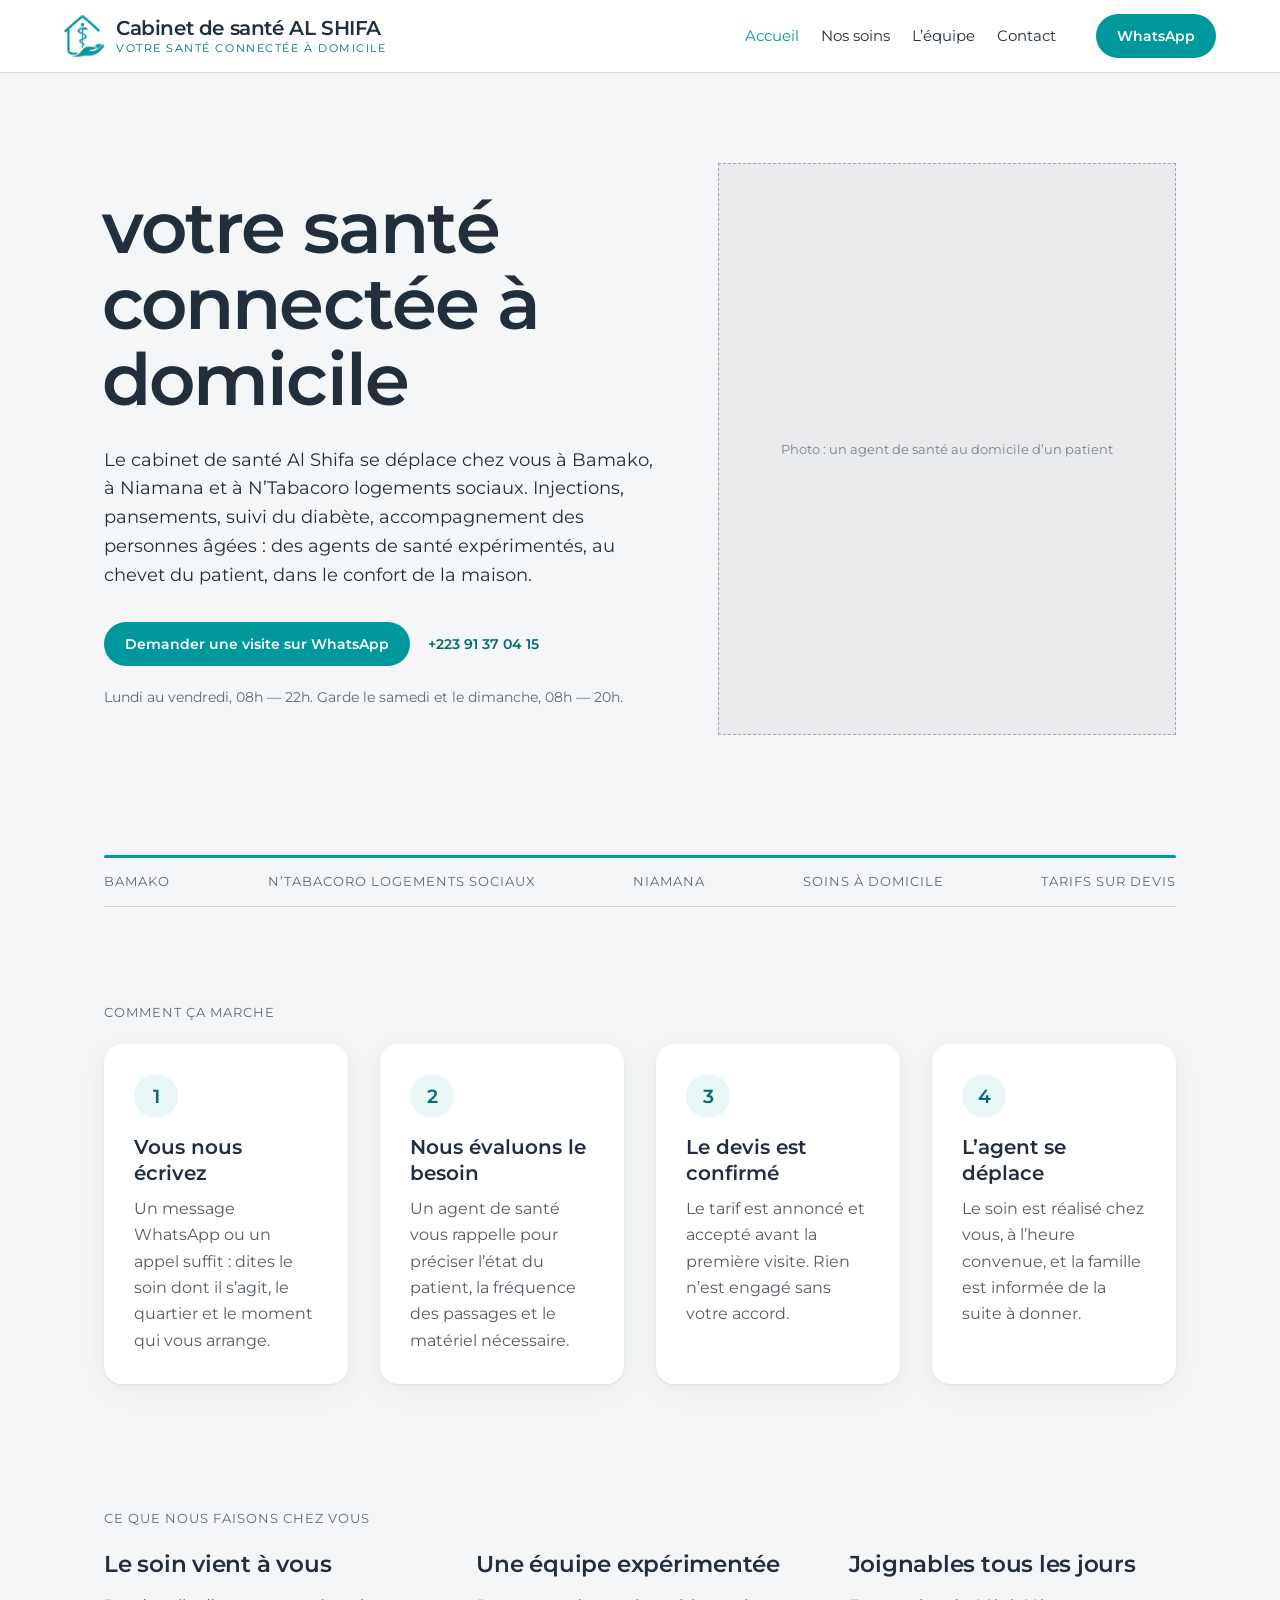
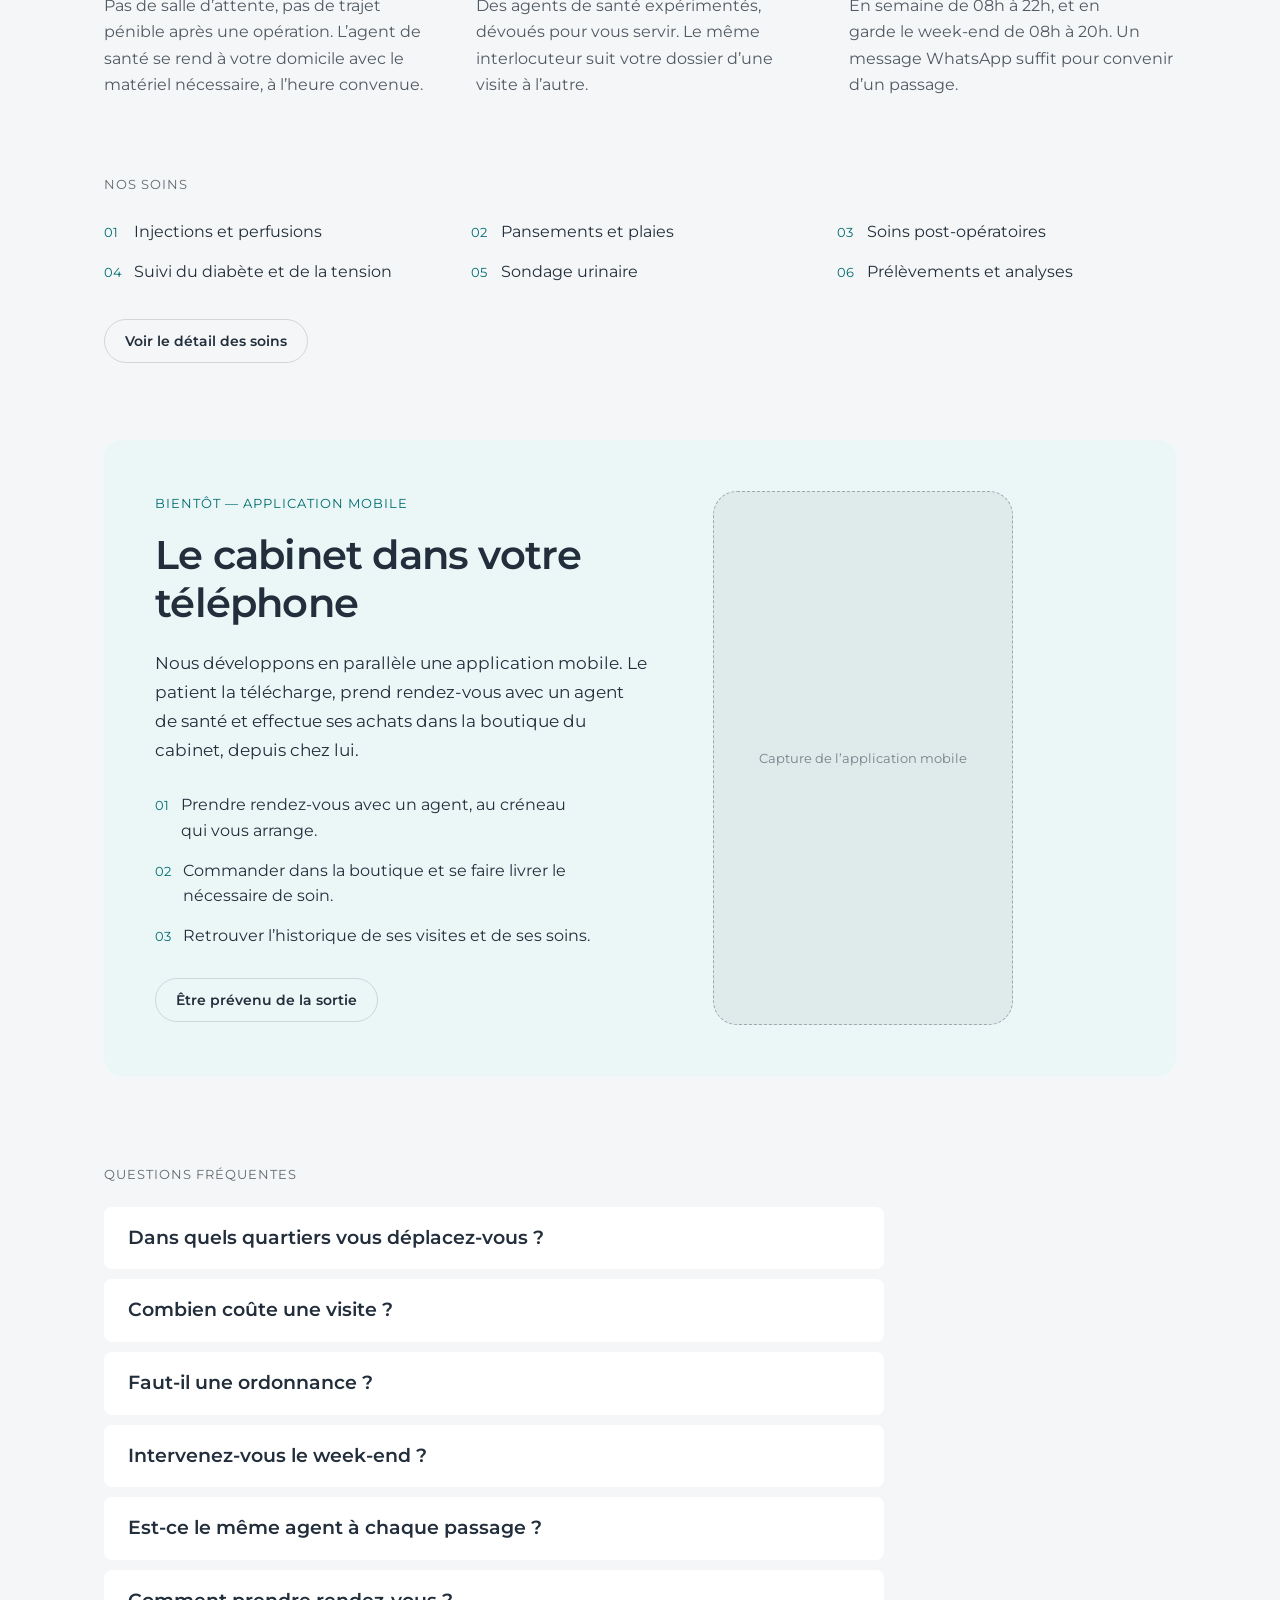
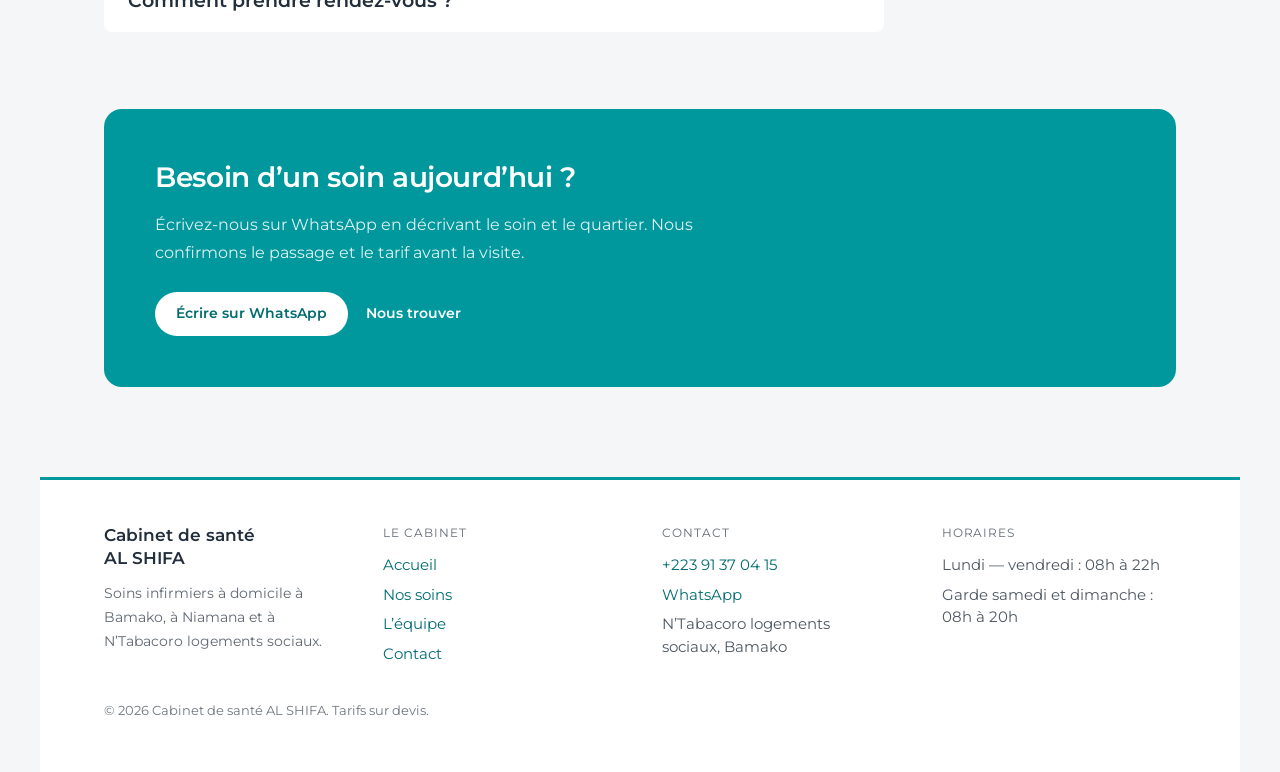
<file: index.html>
<!DOCTYPE html>
<html lang="fr">
<head>
<meta charset="utf-8">
<meta name="viewport" content="width=device-width, initial-scale=1">
<title>Cabinet de santé AL SHIFA — Soins infirmiers à domicile à Bamako</title>
<meta name="description" content="Le cabinet de santé Al Shifa se déplace chez vous à Bamako, à Niamana et à N'Tabacoro logements sociaux : injections, pansements, suivi du diabète, accompagnement des personnes âgées.">
<link rel="icon" href="favicon.png" type="image/png">
<link rel="apple-touch-icon" href="apple-touch-icon.png">
<link rel="stylesheet" href="styles.css">

<link rel="canonical" href="https://aminatacoul80-arch.github.io/cabinet-al-shifa/">
<meta name="theme-color" content="#01989d">

<meta property="og:type" content="website">
<meta property="og:site_name" content="Cabinet de santé AL SHIFA">
<meta property="og:locale" content="fr_FR">
<meta property="og:url" content="https://aminatacoul80-arch.github.io/cabinet-al-shifa/">
<meta property="og:title" content="Cabinet de santé AL SHIFA — Soins infirmiers à domicile à Bamako">
<meta property="og:description" content="Le cabinet de santé Al Shifa se déplace chez vous à Bamako, à Niamana et à N'Tabacoro logements sociaux : injections, pansements, suivi du diabète, accompagnement des personnes âgées.">
<meta property="og:image" content="https://aminatacoul80-arch.github.io/cabinet-al-shifa/og-image.png">
<meta property="og:image:width" content="1200">
<meta property="og:image:height" content="630">
<meta property="og:image:alt" content="Logo du cabinet de santé AL SHIFA, soins infirmiers à domicile à Bamako">

<meta name="twitter:card" content="summary_large_image">
<meta name="twitter:title" content="Cabinet de santé AL SHIFA — Soins infirmiers à domicile à Bamako">
<meta name="twitter:description" content="Le cabinet de santé Al Shifa se déplace chez vous à Bamako, à Niamana et à N'Tabacoro logements sociaux : injections, pansements, suivi du diabète, accompagnement des personnes âgées.">
<meta name="twitter:image" content="https://aminatacoul80-arch.github.io/cabinet-al-shifa/og-image.png">

<script type="application/ld+json">
{
  "@context": "https://schema.org",
  "@type": "MedicalBusiness",
  "name": "Cabinet de santé AL SHIFA",
  "description": "Soins infirmiers à domicile à Bamako : injections, pansements, suivi du diabète, garde-malade, accompagnement des personnes âgées.",
  "url": "https://aminatacoul80-arch.github.io/cabinet-al-shifa/",
  "logo": "https://aminatacoul80-arch.github.io/cabinet-al-shifa/logo.png",
  "image": "https://aminatacoul80-arch.github.io/cabinet-al-shifa/og-image.png",
  "telephone": "+223 91 37 04 15",
  "priceRange": "Sur devis",
  "inLanguage": "fr",
  "address": {
    "@type": "PostalAddress",
    "streetAddress": "N’Tabacoro logements sociaux",
    "addressLocality": "Bamako",
    "addressCountry": "ML"
  },
  "areaServed": [
    { "@type": "City",  "name": "Bamako" },
    { "@type": "Place", "name": "Niamana" },
    { "@type": "Place", "name": "N’Tabacoro logements sociaux" }
  ],
  "openingHoursSpecification": [
    {
      "@type": "OpeningHoursSpecification",
      "dayOfWeek": ["Monday", "Tuesday", "Wednesday", "Thursday", "Friday"],
      "opens": "08:00", "closes": "22:00"
    },
    {
      "@type": "OpeningHoursSpecification",
      "dayOfWeek": ["Saturday", "Sunday"],
      "opens": "08:00", "closes": "20:00"
    }
  ]
}
</script>
</head>
<body>

<header class="site-header">
  <div class="brand">
      <img class="brand-logo" src="logo.png" alt="" width="404" height="424">
      <span class="brand-text">
        <span class="brand-name">Cabinet de santé AL SHIFA</span>
        <span class="brand-tagline">VOTRE SANTÉ CONNECTÉE À DOMICILE</span>
      </span>
    </div>
  <nav class="site-nav">
    <a href="index.html" aria-current="page">Accueil</a>
    <a href="nos-soins.html">Nos soins</a>
    <a href="equipe.html">L’équipe</a>
    <a href="contact.html">Contact</a>
  </nav>
  <a class="btn btn-primary btn-whatsapp" href="https://wa.me/22391370415" target="_blank" rel="noopener">WhatsApp</a>
</header>

<main class="container">

  <section class="split hero">
    <div>
      <h1>votre santé connectée à domicile</h1>
      <p class="lede">Le cabinet de santé Al Shifa se déplace chez vous à Bamako, à Niamana et à N’Tabacoro logements sociaux. Injections, pansements, suivi du diabète, accompagnement des personnes âgées : des agents de santé expérimentés, au chevet du patient, dans le confort de la maison.</p>
      <div class="cta-row">
        <a class="btn btn-primary" href="https://wa.me/22391370415" target="_blank" rel="noopener">Demander une visite sur WhatsApp</a>
        <a class="btn btn-ghost" href="tel:+22391370415">+223 91 37 04 15</a>
      </div>
      <p class="hero-note muted-70">Lundi au vendredi, 08h — 22h. Garde le samedi et le dimanche, 08h — 20h.</p>
    </div>
    <figure class="placeholder-figure">
      <div class="placeholder-image shape-rect aspect-4-5">Photo : un agent de santé au domicile d’un patient</div>
    </figure>
  </section>

  <section class="meta-strip">
    <hr class="rule-thick">
    <div class="meta-strip-row">
      <span>Bamako</span>
      <span>N’Tabacoro logements sociaux</span>
      <span>Niamana</span>
      <span>Soins à domicile</span>
      <span>Tarifs sur devis</span>
    </div>
    <hr class="rule-thin">
  </section>

  <section class="steps">
    <span class="eyebrow">Comment ça marche</span>
    <div class="cols cols-4">
      <div class="step">
        <span class="step-num">1</span>
        <h3>Vous nous écrivez</h3>
        <p class="muted-78">Un message WhatsApp ou un appel suffit : dites le soin dont il s’agit, le quartier et le moment qui vous arrange.</p>
      </div>
      <div class="step">
        <span class="step-num">2</span>
        <h3>Nous évaluons le besoin</h3>
        <p class="muted-78">Un agent de santé vous rappelle pour préciser l’état du patient, la fréquence des passages et le matériel nécessaire.</p>
      </div>
      <div class="step">
        <span class="step-num">3</span>
        <h3>Le devis est confirmé</h3>
        <p class="muted-78">Le tarif est annoncé et accepté avant la première visite. Rien n’est engagé sans votre accord.</p>
      </div>
      <div class="step">
        <span class="step-num">4</span>
        <h3>L’agent se déplace</h3>
        <p class="muted-78">Le soin est réalisé chez vous, à l’heure convenue, et la famille est informée de la suite à donner.</p>
      </div>
    </div>
  </section>

  <section class="value-props">
    <span class="eyebrow">Ce que nous faisons chez vous</span>
    <div class="cols cols-3">
      <div>
        <h2>Le soin vient à vous</h2>
        <p class="muted-78">Pas de salle d’attente, pas de trajet pénible après une opération. L’agent de santé se rend à votre domicile avec le matériel nécessaire, à l’heure convenue.</p>
      </div>
      <div>
        <h2>Une équipe expérimentée</h2>
        <p class="muted-78">Des agents de santé expérimentés, dévoués pour vous servir. Le même interlocuteur suit votre dossier d’une visite à l’autre.</p>
      </div>
      <div>
        <h2>Joignables tous les jours</h2>
        <p class="muted-78">En semaine de 08h à 22h, et en garde le week-end de 08h à 20h. Un message WhatsApp suffit pour convenir d’un passage.</p>
      </div>
    </div>
  </section>

  <section class="soins-preview">
    <span class="eyebrow">Nos soins</span>
    <div class="cols cols-3">
      <p class="soins-item"><span class="soins-num">01</span><span>Injections et perfusions</span></p>
      <p class="soins-item"><span class="soins-num">02</span><span>Pansements et plaies</span></p>
      <p class="soins-item"><span class="soins-num">03</span><span>Soins post-opératoires</span></p>
      <p class="soins-item"><span class="soins-num">04</span><span>Suivi du diabète et de la tension</span></p>
      <p class="soins-item"><span class="soins-num">05</span><span>Sondage urinaire</span></p>
      <p class="soins-item"><span class="soins-num">06</span><span>Prélèvements et analyses</span></p>
    </div>
    <div class="soins-preview-cta"><a class="btn btn-secondary" href="nos-soins.html">Voir le détail des soins</a></div>
  </section>

  <section class="split app-teaser">
    <div>
      <span class="eyebrow">Bientôt — application mobile</span>
      <h2>Le cabinet dans votre téléphone</h2>
      <p class="lede">Nous développons en parallèle une application mobile. Le patient la télécharge, prend rendez-vous avec un agent de santé et effectue ses achats dans la boutique du cabinet, depuis chez lui.</p>
      <div class="app-steps">
        <p><span class="app-step-num">01</span><span>Prendre rendez-vous avec un agent, au créneau qui vous arrange.</span></p>
        <p><span class="app-step-num">02</span><span>Commander dans la boutique et se faire livrer le nécessaire de soin.</span></p>
        <p><span class="app-step-num">03</span><span>Retrouver l’historique de ses visites et de ses soins.</span></p>
      </div>
      <div class="cta-row">
        <a class="btn btn-secondary" href="https://wa.me/22391370415" target="_blank" rel="noopener">Être prévenu de la sortie</a>
      </div>
    </div>
    <figure class="placeholder-figure">
      <div class="placeholder-image shape-rounded aspect-9-16">Capture de l’application mobile</div>
    </figure>
  </section>

  <section class="faq">
    <span class="eyebrow">Questions fréquentes</span>
    <div class="faq-list">
      <details class="faq-item">
        <summary>Dans quels quartiers vous déplacez-vous ?</summary>
        <p class="muted-80">À Niamana et à N’Tabacoro logements sociaux. Pour un autre quartier de Bamako, écrivez-nous : nous vous dirons si un passage est possible.</p>
      </details>
      <details class="faq-item">
        <summary>Combien coûte une visite ?</summary>
        <p class="muted-80">Les tarifs sont établis sur devis, selon le soin demandé et le nombre de passages. Le montant est confirmé avant la première visite.</p>
      </details>
      <details class="faq-item">
        <summary>Faut-il une ordonnance ?</summary>
        <p class="muted-80">Pour les soins prescrits — injections, perfusions, pansements post-opératoires — apportez l’ordonnance du médecin. Pour l’accompagnement d’une personne âgée ou une garde-malade, elle n’est pas nécessaire.</p>
      </details>
      <details class="faq-item">
        <summary>Intervenez-vous le week-end ?</summary>
        <p class="muted-80">Oui, une garde est assurée le samedi et le dimanche de 08h à 20h. En semaine, le cabinet répond de 08h à 22h.</p>
      </details>
      <details class="faq-item">
        <summary>Est-ce le même agent à chaque passage ?</summary>
        <p class="muted-80">Pour les soins qui durent — pansements chroniques, suivi d’une personne âgée, garde-malade — nous faisons revenir le même agent, afin que le patient retrouve un visage connu.</p>
      </details>
      <details class="faq-item">
        <summary>Comment prendre rendez-vous ?</summary>
        <p class="muted-80">Par WhatsApp ou par téléphone au +223 91 37 04 15. L’application mobile du cabinet, en préparation, permettra de réserver directement un créneau avec un agent.</p>
      </details>
    </div>
  </section>

  <section class="cta-final">
    <h3>Besoin d’un soin aujourd’hui ?</h3>
    <p class="muted-78">Écrivez-nous sur WhatsApp en décrivant le soin et le quartier. Nous confirmons le passage et le tarif avant la visite.</p>
    <div class="cta-row">
      <a class="btn btn-primary" href="https://wa.me/22391370415" target="_blank" rel="noopener">Écrire sur WhatsApp</a>
      <a class="btn btn-ghost" href="contact.html">Nous trouver</a>
    </div>
  </section>

</main>

<footer class="site-footer container">
  <div class="cols cols-4">
    <div>
      <span class="footer-brand">Cabinet de santé AL SHIFA</span>
      <p class="footer-tagline muted-72">Soins infirmiers à domicile à Bamako, à Niamana et à N’Tabacoro logements sociaux.</p>
    </div>
    <div>
      <span class="footer-heading">Le cabinet</span>
      <div class="footer-links">
        <a href="index.html">Accueil</a>
        <a href="nos-soins.html">Nos soins</a>
        <a href="equipe.html">L’équipe</a>
        <a href="contact.html">Contact</a>
      </div>
    </div>
    <div>
      <span class="footer-heading">Contact</span>
      <div class="footer-links muted-80">
        <a href="tel:+22391370415">+223 91 37 04 15</a>
        <a href="https://wa.me/22391370415" target="_blank" rel="noopener">WhatsApp</a>
        <span>N’Tabacoro logements sociaux, Bamako</span>
      </div>
    </div>
    <div>
      <span class="footer-heading">Horaires</span>
      <div class="footer-links muted-80">
        <span>Lundi — vendredi : 08h à 22h</span>
        <span>Garde samedi et dimanche : 08h à 20h</span>
      </div>
    </div>
  </div>
  <p class="footer-copy">© 2026 Cabinet de santé AL SHIFA. Tarifs sur devis.</p>
</footer>

</body>
</html>
</file>
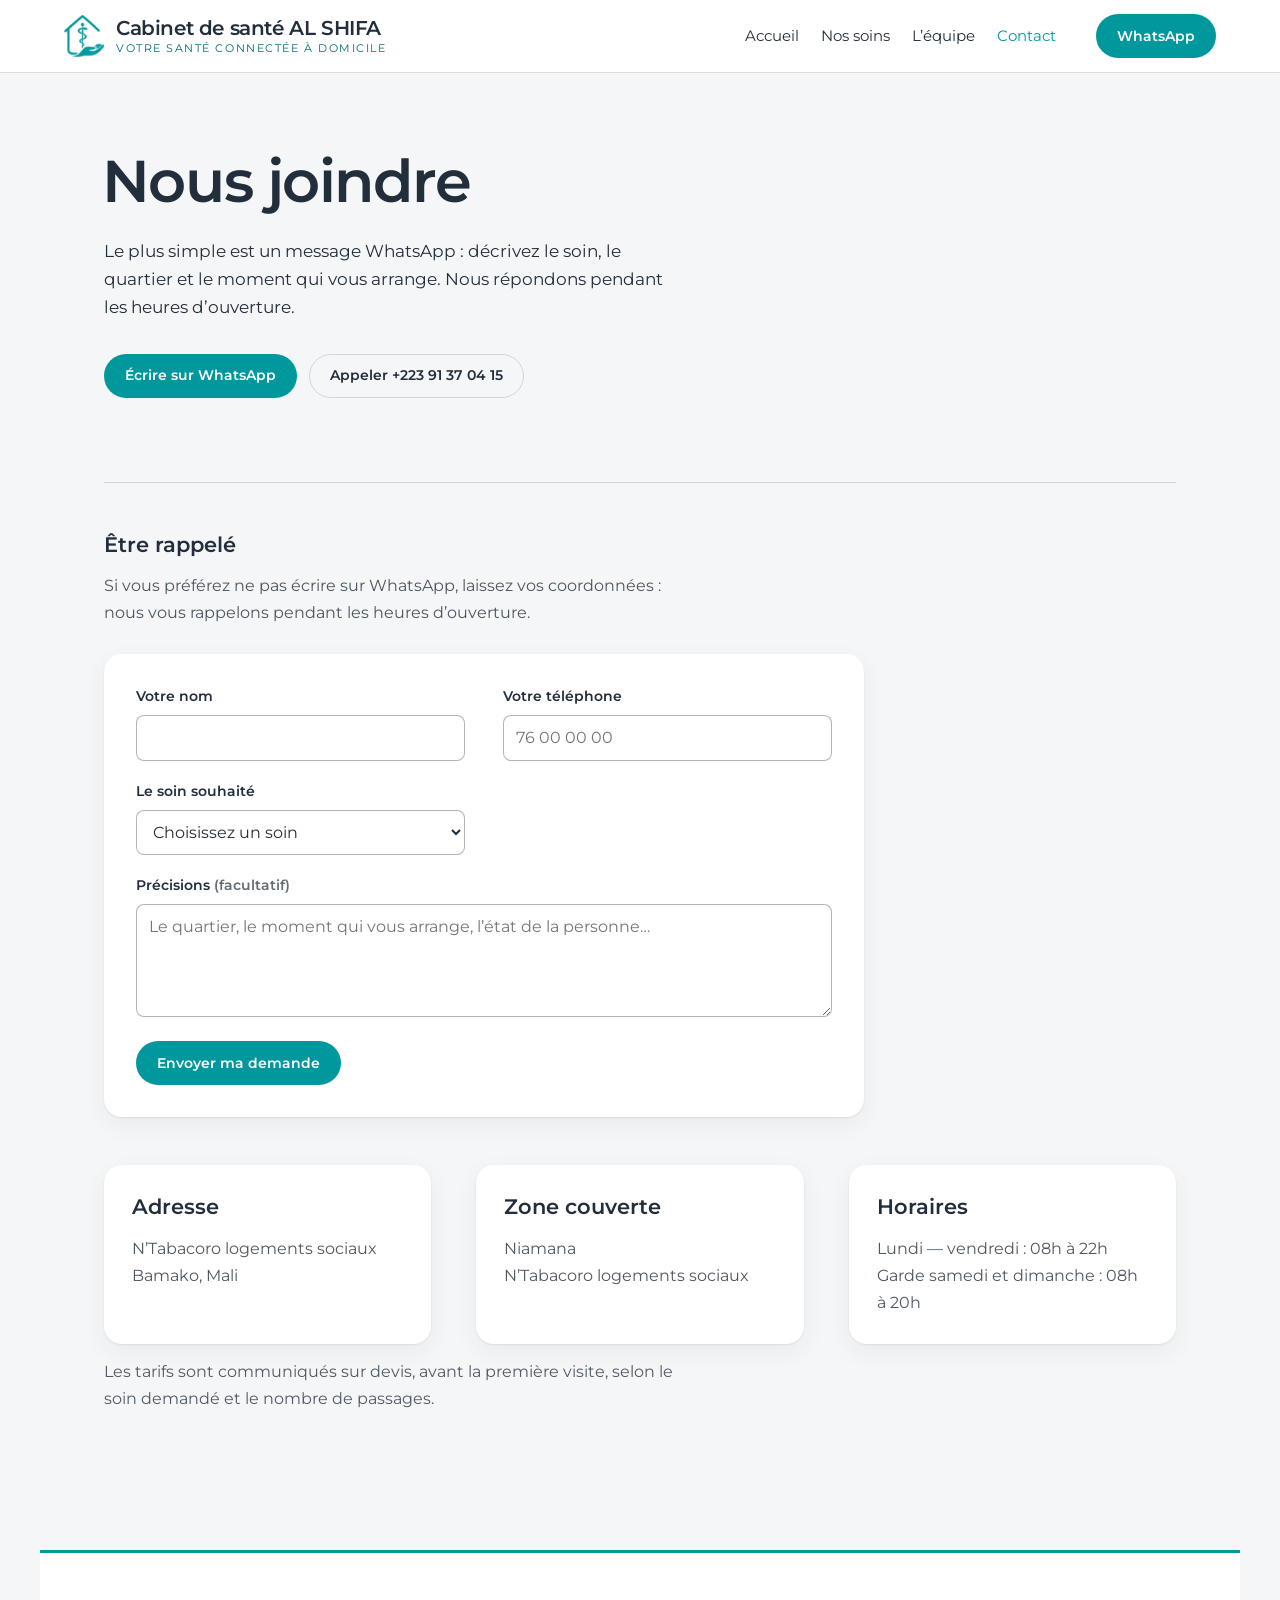
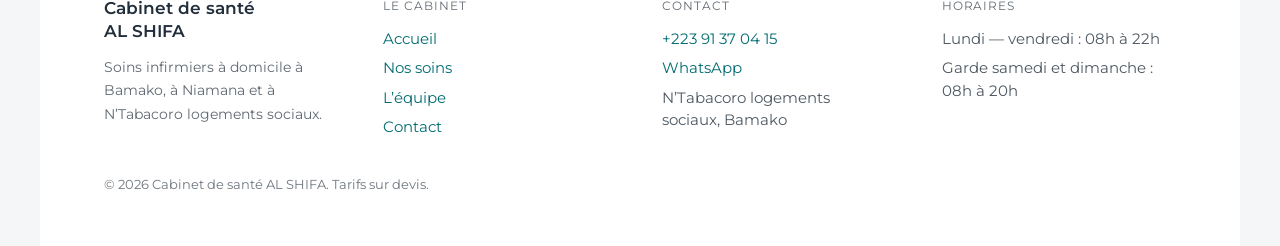
<file: contact.html>
<!DOCTYPE html>
<html lang="fr">
<head>
<meta charset="utf-8">
<meta name="viewport" content="width=device-width, initial-scale=1">
<title>Nous joindre — Cabinet de santé AL SHIFA</title>
<meta name="description" content="Contactez le cabinet de santé Al Shifa par WhatsApp ou par téléphone. Soins à domicile à Niamana et à N'Tabacoro logements sociaux, Bamako.">
<link rel="icon" href="favicon.png" type="image/png">
<link rel="apple-touch-icon" href="apple-touch-icon.png">
<link rel="stylesheet" href="styles.css">

<link rel="canonical" href="https://aminatacoul80-arch.github.io/cabinet-al-shifa/contact.html">
<meta name="theme-color" content="#01989d">

<meta property="og:type" content="website">
<meta property="og:site_name" content="Cabinet de santé AL SHIFA">
<meta property="og:locale" content="fr_FR">
<meta property="og:url" content="https://aminatacoul80-arch.github.io/cabinet-al-shifa/contact.html">
<meta property="og:title" content="Nous joindre — Cabinet de santé AL SHIFA">
<meta property="og:description" content="Contactez le cabinet de santé Al Shifa par WhatsApp ou par téléphone. Soins à domicile à Niamana et à N'Tabacoro logements sociaux, Bamako.">
<meta property="og:image" content="https://aminatacoul80-arch.github.io/cabinet-al-shifa/og-image.png">
<meta property="og:image:width" content="1200">
<meta property="og:image:height" content="630">
<meta property="og:image:alt" content="Logo du cabinet de santé AL SHIFA, soins infirmiers à domicile à Bamako">

<meta name="twitter:card" content="summary_large_image">
<meta name="twitter:title" content="Nous joindre — Cabinet de santé AL SHIFA">
<meta name="twitter:description" content="Contactez le cabinet de santé Al Shifa par WhatsApp ou par téléphone. Soins à domicile à Niamana et à N'Tabacoro logements sociaux, Bamako.">
<meta name="twitter:image" content="https://aminatacoul80-arch.github.io/cabinet-al-shifa/og-image.png">
</head>
<body>

<header class="site-header">
  <div class="brand">
      <img class="brand-logo" src="logo.png" alt="" width="404" height="424">
      <span class="brand-text">
        <span class="brand-name">Cabinet de santé AL SHIFA</span>
        <span class="brand-tagline">VOTRE SANTÉ CONNECTÉE À DOMICILE</span>
      </span>
    </div>
  <nav class="site-nav">
    <a href="index.html">Accueil</a>
    <a href="nos-soins.html">Nos soins</a>
    <a href="equipe.html">L’équipe</a>
    <a href="contact.html" aria-current="page">Contact</a>
  </nav>
  <a class="btn btn-primary btn-whatsapp" href="https://wa.me/22391370415" target="_blank" rel="noopener">WhatsApp</a>
</header>

<main class="container">

  <section class="page-head contact-hero">
    <h1>Nous joindre</h1>
    <p class="lede">Le plus simple est un message WhatsApp : décrivez le soin, le quartier et le moment qui vous arrange. Nous répondons pendant les heures d’ouverture.</p>
    <div class="cta-row">
      <a class="btn btn-primary" href="https://wa.me/22391370415" target="_blank" rel="noopener">Écrire sur WhatsApp</a>
      <a class="btn btn-secondary" href="tel:+22391370415">Appeler +223 91 37 04 15</a>
    </div>
  </section>

  <section class="contact-form">
    <h2>Être rappelé</h2>
    <p class="muted-80">Si vous préférez ne pas écrire sur WhatsApp, laissez vos coordonnées : nous vous rappelons pendant les heures d’ouverture.</p>

    <form id="demande-contact" novalidate>
      <div class="field">
        <label for="nom">Votre nom</label>
        <input id="nom" name="nom" type="text" autocomplete="name" maxlength="255" required>
      </div>

      <div class="field">
        <label for="telephone">Votre téléphone</label>
        <input id="telephone" name="telephone" type="tel" inputmode="tel" autocomplete="tel" placeholder="76 00 00 00" required>
      </div>

      <div class="field">
        <label for="service_souhaite">Le soin souhaité</label>
        <select id="service_souhaite" name="service_souhaite" required>
          <option value="">Choisissez un soin</option>
          <option>Injections et perfusions</option>
          <option>Pansements et plaies</option>
          <option>Soins post-opératoires</option>
          <option>Suivi du diabète et de la tension</option>
          <option>Sondage urinaire</option>
          <option>Prélèvements et analyses</option>
          <option>Accompagnement des personnes âgées</option>
          <option>Soins palliatifs</option>
          <option>Garde-malade</option>
          <option>Kinésithérapie</option>
          <option>Je ne sais pas encore</option>
        </select>
      </div>

      <div class="field field-full">
        <label for="message">Précisions <span class="muted-70">(facultatif)</span></label>
        <textarea id="message" name="message" rows="4" maxlength="1000" placeholder="Le quartier, le moment qui vous arrange, l’état de la personne…"></textarea>
      </div>

      <!-- Piège à robots : un visiteur ne le voit pas et ne le remplit jamais. -->
      <div class="field-piege" aria-hidden="true">
        <label for="site-web">Ne remplissez pas ce champ</label>
        <input id="site-web" name="site_web" type="text" tabindex="-1" autocomplete="off">
      </div>

      <div class="field-full form-actions">
        <button class="btn btn-primary" type="submit">Envoyer ma demande</button>
        <p class="form-statut muted-80" role="status" aria-live="polite"></p>
      </div>
    </form>
  </section>

  <section class="contact-details">
    <div class="cols cols-3">
      <div>
        <h2>Adresse</h2>
        <p class="muted-80">N’Tabacoro logements sociaux<br>Bamako, Mali</p>
      </div>
      <div>
        <h2>Zone couverte</h2>
        <p class="muted-80">Niamana<br>N’Tabacoro logements sociaux</p>
      </div>
      <div>
        <h2>Horaires</h2>
        <p class="muted-80">Lundi — vendredi : 08h à 22h<br>Garde samedi et dimanche : 08h à 20h</p>
      </div>
    </div>
    <p class="contact-note muted-78">Les tarifs sont communiqués sur devis, avant la première visite, selon le soin demandé et le nombre de passages.</p>
  </section>

</main>

<footer class="site-footer container">
  <div class="cols cols-4">
    <div>
      <span class="footer-brand">Cabinet de santé AL SHIFA</span>
      <p class="footer-tagline muted-72">Soins infirmiers à domicile à Bamako, à Niamana et à N’Tabacoro logements sociaux.</p>
    </div>
    <div>
      <span class="footer-heading">Le cabinet</span>
      <div class="footer-links">
        <a href="index.html">Accueil</a>
        <a href="nos-soins.html">Nos soins</a>
        <a href="equipe.html">L’équipe</a>
        <a href="contact.html">Contact</a>
      </div>
    </div>
    <div>
      <span class="footer-heading">Contact</span>
      <div class="footer-links muted-80">
        <a href="tel:+22391370415">+223 91 37 04 15</a>
        <a href="https://wa.me/22391370415" target="_blank" rel="noopener">WhatsApp</a>
        <span>N’Tabacoro logements sociaux, Bamako</span>
      </div>
    </div>
    <div>
      <span class="footer-heading">Horaires</span>
      <div class="footer-links muted-80">
        <span>Lundi — vendredi : 08h à 22h</span>
        <span>Garde samedi et dimanche : 08h à 20h</span>
      </div>
    </div>
  </div>
  <p class="footer-copy">© 2026 Cabinet de santé AL SHIFA. Tarifs sur devis.</p>
</footer>

<script src="contact.js"></script>
</body>
</html>
</file>
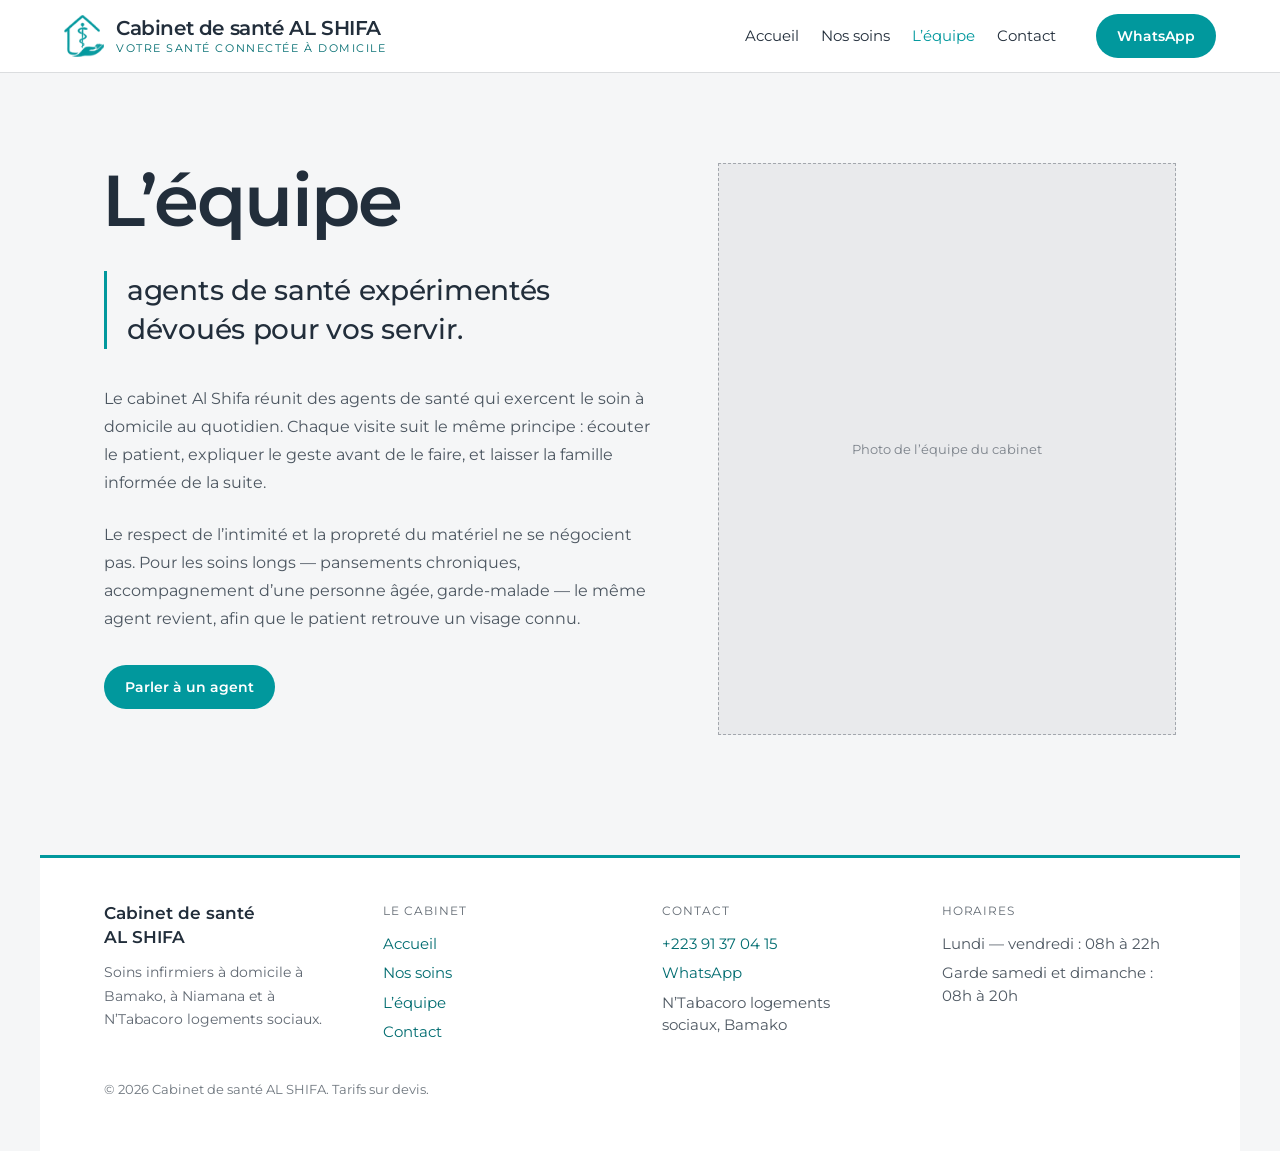
<file: equipe.html>
<!DOCTYPE html>
<html lang="fr">
<head>
<meta charset="utf-8">
<meta name="viewport" content="width=device-width, initial-scale=1">
<title>L’équipe — Cabinet de santé AL SHIFA</title>
<meta name="description" content="Des agents de santé expérimentés, dévoués pour vous servir. L'équipe du cabinet Al Shifa réalise les soins à domicile au quotidien, à Bamako.">
<link rel="icon" href="favicon.png" type="image/png">
<link rel="apple-touch-icon" href="apple-touch-icon.png">
<link rel="stylesheet" href="styles.css">

<link rel="canonical" href="https://aminatacoul80-arch.github.io/cabinet-al-shifa/equipe.html">
<meta name="theme-color" content="#01989d">

<meta property="og:type" content="website">
<meta property="og:site_name" content="Cabinet de santé AL SHIFA">
<meta property="og:locale" content="fr_FR">
<meta property="og:url" content="https://aminatacoul80-arch.github.io/cabinet-al-shifa/equipe.html">
<meta property="og:title" content="L’équipe — Cabinet de santé AL SHIFA">
<meta property="og:description" content="Des agents de santé expérimentés, dévoués pour vous servir. L'équipe du cabinet Al Shifa réalise les soins à domicile au quotidien, à Bamako.">
<meta property="og:image" content="https://aminatacoul80-arch.github.io/cabinet-al-shifa/og-image.png">
<meta property="og:image:width" content="1200">
<meta property="og:image:height" content="630">
<meta property="og:image:alt" content="Logo du cabinet de santé AL SHIFA, soins infirmiers à domicile à Bamako">

<meta name="twitter:card" content="summary_large_image">
<meta name="twitter:title" content="L’équipe — Cabinet de santé AL SHIFA">
<meta name="twitter:description" content="Des agents de santé expérimentés, dévoués pour vous servir. L'équipe du cabinet Al Shifa réalise les soins à domicile au quotidien, à Bamako.">
<meta name="twitter:image" content="https://aminatacoul80-arch.github.io/cabinet-al-shifa/og-image.png">
</head>
<body>

<header class="site-header">
  <div class="brand">
      <img class="brand-logo" src="logo.png" alt="" width="404" height="424">
      <span class="brand-text">
        <span class="brand-name">Cabinet de santé AL SHIFA</span>
        <span class="brand-tagline">VOTRE SANTÉ CONNECTÉE À DOMICILE</span>
      </span>
    </div>
  <nav class="site-nav">
    <a href="index.html">Accueil</a>
    <a href="nos-soins.html">Nos soins</a>
    <a href="equipe.html" aria-current="page">L’équipe</a>
    <a href="contact.html">Contact</a>
  </nav>
  <a class="btn btn-primary btn-whatsapp" href="https://wa.me/22391370415" target="_blank" rel="noopener">WhatsApp</a>
</header>

<main class="container">

  <section class="split align-start hero equipe-copy">
    <div>
      <h1>L’équipe</h1>
      <blockquote>agents de santé expérimentés dévoués pour vos servir.</blockquote>
      <p class="body muted-80">Le cabinet Al Shifa réunit des agents de santé qui exercent le soin à domicile au quotidien. Chaque visite suit le même principe : écouter le patient, expliquer le geste avant de le faire, et laisser la famille informée de la suite.</p>
      <p class="body muted-80">Le respect de l’intimité et la propreté du matériel ne se négocient pas. Pour les soins longs — pansements chroniques, accompagnement d’une personne âgée, garde-malade — le même agent revient, afin que le patient retrouve un visage connu.</p>
      <div class="cta-row">
        <a class="btn btn-primary" href="https://wa.me/22391370415" target="_blank" rel="noopener">Parler à un agent</a>
      </div>
    </div>
    <figure class="placeholder-figure">
      <div class="placeholder-image shape-rect aspect-4-5">Photo de l’équipe du cabinet</div>
    </figure>
  </section>

</main>

<footer class="site-footer container">
  <div class="cols cols-4">
    <div>
      <span class="footer-brand">Cabinet de santé AL SHIFA</span>
      <p class="footer-tagline muted-72">Soins infirmiers à domicile à Bamako, à Niamana et à N’Tabacoro logements sociaux.</p>
    </div>
    <div>
      <span class="footer-heading">Le cabinet</span>
      <div class="footer-links">
        <a href="index.html">Accueil</a>
        <a href="nos-soins.html">Nos soins</a>
        <a href="equipe.html">L’équipe</a>
        <a href="contact.html">Contact</a>
      </div>
    </div>
    <div>
      <span class="footer-heading">Contact</span>
      <div class="footer-links muted-80">
        <a href="tel:+22391370415">+223 91 37 04 15</a>
        <a href="https://wa.me/22391370415" target="_blank" rel="noopener">WhatsApp</a>
        <span>N’Tabacoro logements sociaux, Bamako</span>
      </div>
    </div>
    <div>
      <span class="footer-heading">Horaires</span>
      <div class="footer-links muted-80">
        <span>Lundi — vendredi : 08h à 22h</span>
        <span>Garde samedi et dimanche : 08h à 20h</span>
      </div>
    </div>
  </div>
  <p class="footer-copy">© 2026 Cabinet de santé AL SHIFA. Tarifs sur devis.</p>
</footer>

</body>
</html>
</file>
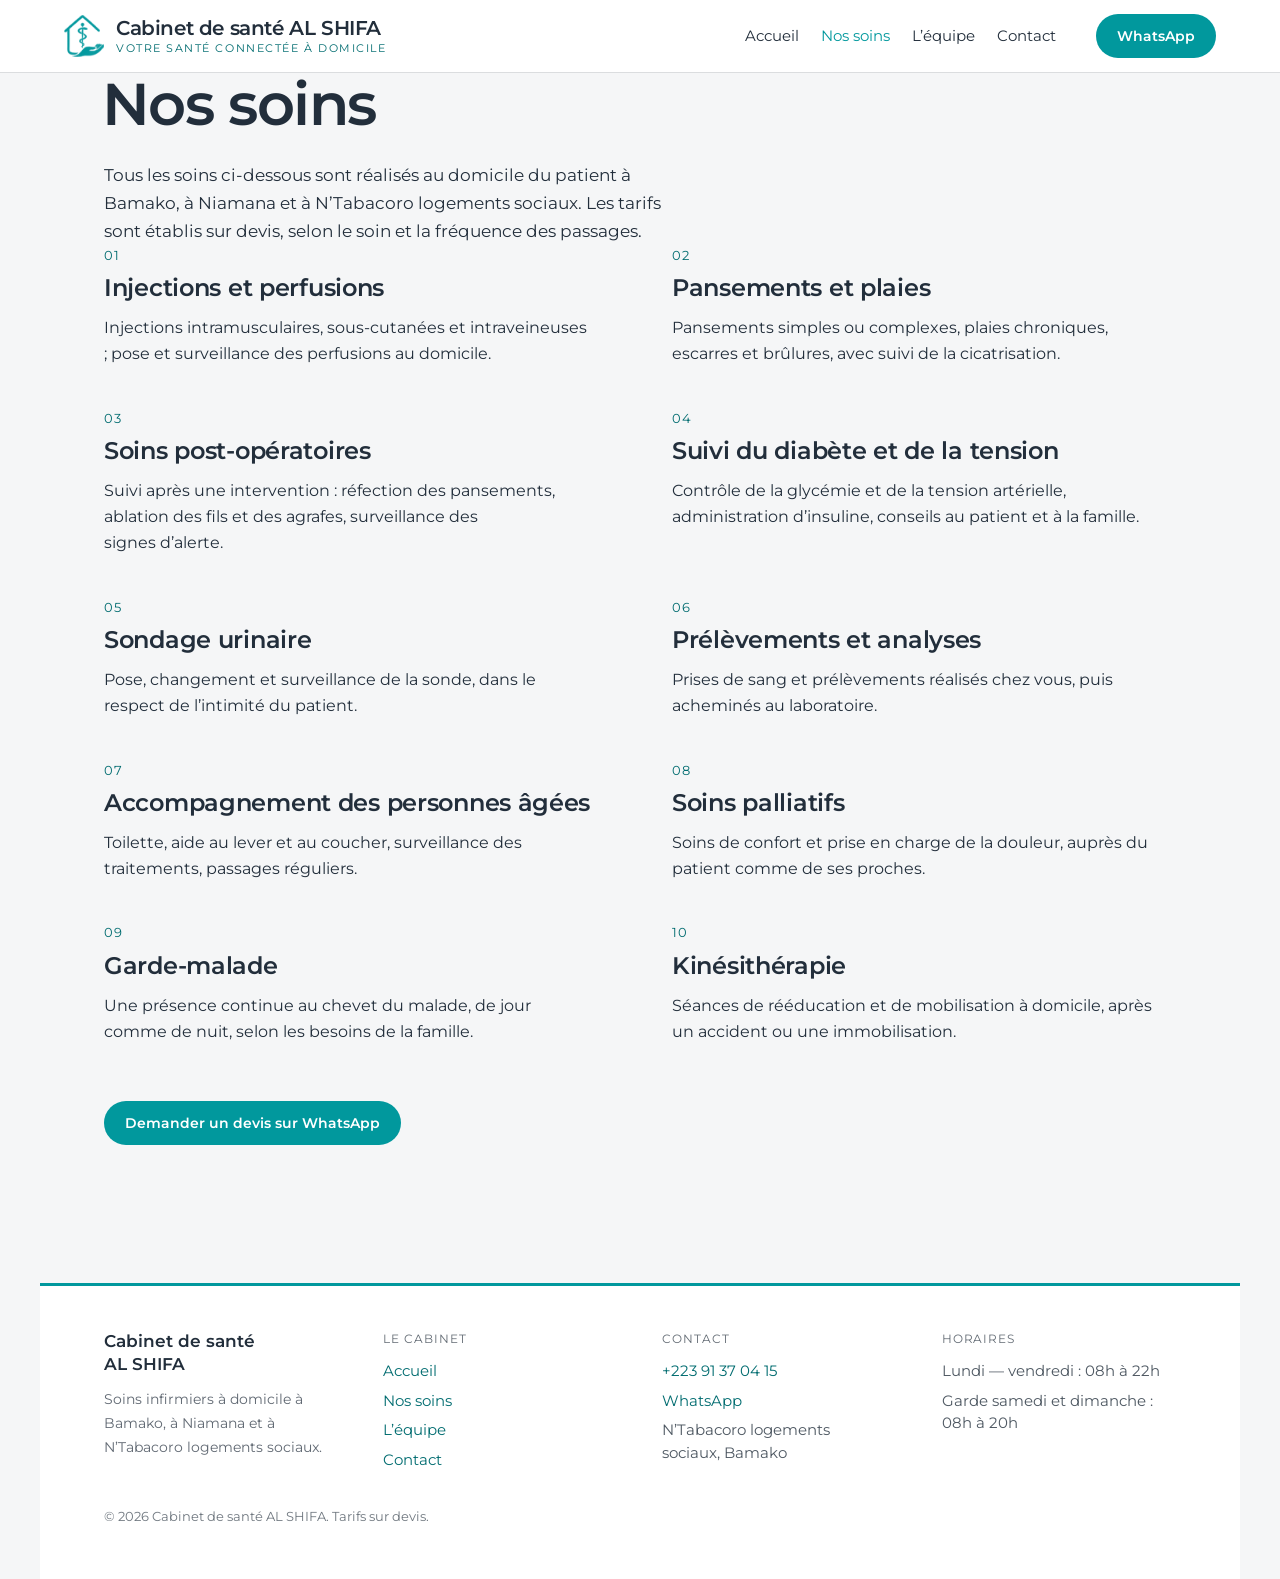
<file: nos-soins.html>
<!DOCTYPE html>
<html lang="fr">
<head>
<meta charset="utf-8">
<meta name="viewport" content="width=device-width, initial-scale=1">
<title>Nos soins — Cabinet de santé AL SHIFA</title>
<meta name="description" content="Tous les soins du cabinet Al Shifa, réalisés au domicile du patient à Bamako, à Niamana et à N'Tabacoro logements sociaux : injections, pansements, suivi du diabète, garde-malade, kinésithérapie...">
<link rel="icon" href="favicon.png" type="image/png">
<link rel="apple-touch-icon" href="apple-touch-icon.png">
<link rel="stylesheet" href="styles.css">

<link rel="canonical" href="https://aminatacoul80-arch.github.io/cabinet-al-shifa/nos-soins.html">
<meta name="theme-color" content="#01989d">

<meta property="og:type" content="website">
<meta property="og:site_name" content="Cabinet de santé AL SHIFA">
<meta property="og:locale" content="fr_FR">
<meta property="og:url" content="https://aminatacoul80-arch.github.io/cabinet-al-shifa/nos-soins.html">
<meta property="og:title" content="Nos soins — Cabinet de santé AL SHIFA">
<meta property="og:description" content="Tous les soins du cabinet Al Shifa, réalisés au domicile du patient à Bamako, à Niamana et à N'Tabacoro logements sociaux : injections, pansements, suivi du diabète, garde-malade, kinésithérapie...">
<meta property="og:image" content="https://aminatacoul80-arch.github.io/cabinet-al-shifa/og-image.png">
<meta property="og:image:width" content="1200">
<meta property="og:image:height" content="630">
<meta property="og:image:alt" content="Logo du cabinet de santé AL SHIFA, soins infirmiers à domicile à Bamako">

<meta name="twitter:card" content="summary_large_image">
<meta name="twitter:title" content="Nos soins — Cabinet de santé AL SHIFA">
<meta name="twitter:description" content="Tous les soins du cabinet Al Shifa, réalisés au domicile du patient à Bamako, à Niamana et à N'Tabacoro logements sociaux : injections, pansements, suivi du diabète, garde-malade, kinésithérapie...">
<meta name="twitter:image" content="https://aminatacoul80-arch.github.io/cabinet-al-shifa/og-image.png">
</head>
<body>

<header class="site-header">
  <div class="brand">
      <img class="brand-logo" src="logo.png" alt="" width="404" height="424">
      <span class="brand-text">
        <span class="brand-name">Cabinet de santé AL SHIFA</span>
        <span class="brand-tagline">VOTRE SANTÉ CONNECTÉE À DOMICILE</span>
      </span>
    </div>
  <nav class="site-nav">
    <a href="index.html">Accueil</a>
    <a href="nos-soins.html" aria-current="page">Nos soins</a>
    <a href="equipe.html">L’équipe</a>
    <a href="contact.html">Contact</a>
  </nav>
  <a class="btn btn-primary btn-whatsapp" href="https://wa.me/22391370415" target="_blank" rel="noopener">WhatsApp</a>
</header>

<main class="container">

  <section class="page-head">
    <h1>Nos soins</h1>
    <p class="lede">Tous les soins ci-dessous sont réalisés au domicile du patient à Bamako, à Niamana et à N’Tabacoro logements sociaux. Les tarifs sont établis sur devis, selon le soin et la fréquence des passages.</p>
  </section>

  <section class="soins-full">
    <div class="cols">
      <div>
        <span class="soins-num">01</span>
        <h2>Injections et perfusions</h2>
        <p>Injections intramusculaires, sous-cutanées et intraveineuses ; pose et surveillance des perfusions au domicile.</p>
      </div>
      <div>
        <span class="soins-num">02</span>
        <h2>Pansements et plaies</h2>
        <p>Pansements simples ou complexes, plaies chroniques, escarres et brûlures, avec suivi de la cicatrisation.</p>
      </div>
      <div>
        <span class="soins-num">03</span>
        <h2>Soins post-opératoires</h2>
        <p>Suivi après une intervention : réfection des pansements, ablation des fils et des agrafes, surveillance des signes d’alerte.</p>
      </div>
      <div>
        <span class="soins-num">04</span>
        <h2>Suivi du diabète et de la tension</h2>
        <p>Contrôle de la glycémie et de la tension artérielle, administration d’insuline, conseils au patient et à la famille.</p>
      </div>
      <div>
        <span class="soins-num">05</span>
        <h2>Sondage urinaire</h2>
        <p>Pose, changement et surveillance de la sonde, dans le respect de l’intimité du patient.</p>
      </div>
      <div>
        <span class="soins-num">06</span>
        <h2>Prélèvements et analyses</h2>
        <p>Prises de sang et prélèvements réalisés chez vous, puis acheminés au laboratoire.</p>
      </div>
      <div>
        <span class="soins-num">07</span>
        <h2>Accompagnement des personnes âgées</h2>
        <p>Toilette, aide au lever et au coucher, surveillance des traitements, passages réguliers.</p>
      </div>
      <div>
        <span class="soins-num">08</span>
        <h2>Soins palliatifs</h2>
        <p>Soins de confort et prise en charge de la douleur, auprès du patient comme de ses proches.</p>
      </div>
      <div>
        <span class="soins-num">09</span>
        <h2>Garde-malade</h2>
        <p>Une présence continue au chevet du malade, de jour comme de nuit, selon les besoins de la famille.</p>
      </div>
      <div>
        <span class="soins-num">10</span>
        <h2>Kinésithérapie</h2>
        <p>Séances de rééducation et de mobilisation à domicile, après un accident ou une immobilisation.</p>
      </div>
    </div>
    <div class="soins-full-cta"><a class="btn btn-primary" href="https://wa.me/22391370415" target="_blank" rel="noopener">Demander un devis sur WhatsApp</a></div>
  </section>

</main>

<footer class="site-footer container">
  <div class="cols cols-4">
    <div>
      <span class="footer-brand">Cabinet de santé AL SHIFA</span>
      <p class="footer-tagline muted-72">Soins infirmiers à domicile à Bamako, à Niamana et à N’Tabacoro logements sociaux.</p>
    </div>
    <div>
      <span class="footer-heading">Le cabinet</span>
      <div class="footer-links">
        <a href="index.html">Accueil</a>
        <a href="nos-soins.html">Nos soins</a>
        <a href="equipe.html">L’équipe</a>
        <a href="contact.html">Contact</a>
      </div>
    </div>
    <div>
      <span class="footer-heading">Contact</span>
      <div class="footer-links muted-80">
        <a href="tel:+22391370415">+223 91 37 04 15</a>
        <a href="https://wa.me/22391370415" target="_blank" rel="noopener">WhatsApp</a>
        <span>N’Tabacoro logements sociaux, Bamako</span>
      </div>
    </div>
    <div>
      <span class="footer-heading">Horaires</span>
      <div class="footer-links muted-80">
        <span>Lundi — vendredi : 08h à 22h</span>
        <span>Garde samedi et dimanche : 08h à 20h</span>
      </div>
    </div>
  </div>
  <p class="footer-copy">© 2026 Cabinet de santé AL SHIFA. Tarifs sur devis.</p>
</footer>

</body>
</html>
</file>
<file: styles.css>
/* Cabinet de santé AL SHIFA — styles du site.

   Couleurs, typographie et proportions repris de la charte graphique du
   cabinet : turquoise principal, gris anthracite, gris clair, blanc, et
   Montserrat en SemiBold pour les titres, Regular pour le texte. */
@import url('https://fonts.googleapis.com/css2?family=Montserrat:wght@400;500;600;700&display=swap');

:root {
  /* — couleurs de la charte — */
  --color-bg: #f5f6f7;          /* gris clair */
  --color-text: #222e3b;        /* gris anthracite */
  --color-accent: #01989d;      /* turquoise principal */
  --color-accent-600: #018589;  /* survol */
  --color-accent-700: #016c70;  /* liens et états actifs */
  --color-surface: #ffffff;
  --color-tint: color-mix(in srgb, var(--color-accent) 8%, #ffffff);
  --color-divider: color-mix(in srgb, var(--color-text) 16%, transparent);
  /* Hors charte, réservé aux erreurs de saisie : le rouge est le seul signal
     qu'un visiteur lit sans avoir à réfléchir. */
  --color-alerte: #c0392b;

  --font-heading: "Montserrat", system-ui, sans-serif;
  --font-body: "Montserrat", system-ui, sans-serif;

  --space-2: 10px;
  --space-3: 15px;
  --space-4: 20px;
  --radius-md: 8px;
  --radius-lg: 18px;
  --ombre: 0 1px 2px color-mix(in srgb, var(--color-text) 8%, transparent),
           0 8px 24px color-mix(in srgb, var(--color-text) 6%, transparent);
}

*, *::before, *::after { box-sizing: border-box; }

html { -webkit-text-size-adjust: 100%; }

body {
  margin: 0;
  background: var(--color-bg);
  color: var(--color-text);
  font-family: var(--font-body);
  font-size: 15px;
  line-height: 1.55;
  text-wrap: pretty;
}

h1, h2, h3, h4 { font-family: var(--font-heading); font-weight: 600; margin: 0; }
p { margin: 0; }
a { color: var(--color-accent-700); text-decoration: none; }
a:hover { color: var(--color-accent); }
:focus-visible { outline: 2px solid var(--color-accent); outline-offset: 2px; }

.muted-70 { color: color-mix(in srgb, var(--color-text) 70%, transparent); }
.muted-72 { color: color-mix(in srgb, var(--color-text) 72%, transparent); }
.muted-78 { color: color-mix(in srgb, var(--color-text) 78%, transparent); }
.muted-80 { color: color-mix(in srgb, var(--color-text) 80%, transparent); }
.eyebrow {
  display: block;
  font-size: 12.5px;
  letter-spacing: 0.08em;
  text-transform: uppercase;
  color: color-mix(in srgb, var(--color-text) 70%, transparent);
  margin-bottom: 22px;
}

/* — buttons — */
.btn {
  display: inline-flex; align-items: center; justify-content: center; gap: 6px;
  cursor: pointer; text-decoration: none;
  font-family: var(--font-heading); font-weight: 600;
  font-size: 14px; line-height: 1.2; color: var(--color-text);
  background: transparent; border: 1px solid transparent;
  padding: 12px 20px; min-height: 44px;
  border-radius: 999px;
  transition: background 0.15s ease, color 0.15s ease;
}
.btn-primary { background: var(--color-accent); color: var(--color-surface); }
.btn-primary:hover { background: var(--color-accent-600); color: var(--color-surface); }
.btn-primary:active { background: var(--color-accent-700); }
.btn-secondary { border-color: var(--color-divider); color: var(--color-text); }
.btn-secondary:hover { background: color-mix(in srgb, var(--color-text) 7%, transparent); color: var(--color-text); }
.btn-ghost { color: var(--color-accent-700); padding-inline: 5px; }
.btn-ghost:hover { background: color-mix(in srgb, var(--color-accent) 10%, transparent); }

/* — layout — */
.container { max-width: 1200px; margin: 0 auto; padding: 0 clamp(20px, 5vw, 72px); }

/* — header — */
.site-header {
  position: sticky; top: 0; z-index: 20;
  background: var(--color-surface);
  display: flex; align-items: center; gap: 24px;
  padding: 14px clamp(20px, 5vw, 72px);
  border-bottom: 1px solid var(--color-divider);
}
.brand { display: flex; align-items: center; gap: 12px; }
.brand-logo { height: 42px; width: auto; display: block; flex: none; }
.brand-text { display: flex; flex-direction: column; line-height: 1; }
.brand-name { font-family: var(--font-heading); font-weight: 600; font-size: 20px; letter-spacing: -0.02em; }
.brand-tagline { font-size: 11px; letter-spacing: 0.14em; text-transform: uppercase; margin-top: 5px; color: var(--color-accent-700); }
.site-nav { display: flex; gap: 22px; margin-left: auto; font-size: 14.5px; }
.site-nav a { color: var(--color-text); }
.site-nav a[aria-current="page"] { color: var(--color-accent); }
.btn-whatsapp { margin-left: 16px; white-space: nowrap; }

/* — hero / split sections — */
.split {
  display: grid; grid-template-columns: minmax(0, 6fr) minmax(0, 5fr);
  gap: 28px clamp(24px, 5vw, 80px); align-items: center;
}
.split.align-start { align-items: start; }

.hero { padding: clamp(44px, 7vw, 96px) 0 clamp(36px, 6vw, 72px); }
.hero h1, .page-head h1 {
  font-size: clamp(40px, 5.6vw, 72px);
  line-height: 1.06; letter-spacing: -0.025em; margin: 0 0 0 -0.035em;
}
.page-head h1 { font-size: clamp(36px, 4.6vw, 60px); line-height: 1.08; }
.hero p.lede, .page-head p.lede { font-size: 17.5px; line-height: 1.65; max-width: 52ch; margin: 28px 0 0; }
.page-head p.lede { font-size: 17px; margin-top: 24px; }
.cta-row { display: flex; gap: 12px; flex-wrap: wrap; margin-top: 32px; }
.hero-note { font-size: 14px; line-height: 1.6; margin: 20px 0 0; }

/* — placeholder photo — */
.placeholder-figure { margin: 0; }
.placeholder-image {
  display: flex; align-items: center; justify-content: center; text-align: center;
  width: 100%; height: 100%; padding: 24px;
  background: color-mix(in srgb, var(--color-text) 6%, transparent);
  border: 1.5px dashed color-mix(in srgb, var(--color-text) 35%, transparent);
  color: color-mix(in srgb, var(--color-text) 55%, transparent);
  font-size: 13px; line-height: 1.4;
}
.placeholder-image.shape-rect { border-radius: 0; }
.placeholder-image.shape-rounded { border-radius: 24px; }
.aspect-4-5 { aspect-ratio: 4 / 5; }
.aspect-9-16 { aspect-ratio: 9 / 16; max-width: 300px; }

/* — meta strip (dateline rule) — */
.meta-strip { padding: clamp(28px, 4vw, 48px) 0; }
.meta-strip .rule-thick {
  height: 3px; border: 0; margin: 0;
  background: var(--color-accent); border-radius: 2px;
}
.meta-strip .rule-thin { height: 0; border: 0; border-top: 1px solid var(--color-divider); margin: 0; }
.meta-strip-row {
  display: flex; flex-wrap: wrap; justify-content: space-between; gap: 12px 28px;
  padding: 14px 0; font-size: 12.5px; letter-spacing: 0.08em; text-transform: uppercase;
  color: color-mix(in srgb, var(--color-text) 70%, transparent);
}

/* — cols grids — */
.cols { display: grid; gap: 32px clamp(24px, 3.5vw, 56px); }
.cols-3 { grid-template-columns: repeat(3, 1fr); }
.cols-4 { grid-template-columns: repeat(4, 1fr); }

.steps { padding: clamp(28px, 4vw, 48px) 0 clamp(44px, 6vw, 80px); }
.steps .cols { gap: 20px clamp(20px, 2.5vw, 32px); }
.step {
  background: var(--color-surface); border-radius: var(--radius-lg);
  padding: clamp(22px, 2.4vw, 30px); box-shadow: var(--ombre);
}
.step-num {
  display: inline-flex; align-items: center; justify-content: center;
  width: 44px; height: 44px; border-radius: 50%;
  background: var(--color-tint); color: var(--color-accent-700);
  font-family: var(--font-heading); font-weight: 600;
  font-size: 19px; line-height: 1; margin-bottom: 16px;
}
.step h3 { font-size: 20px; line-height: 1.3; }
.step p { font-size: 15.5px; line-height: 1.7; margin: 10px 0 0; }

.value-props { padding: clamp(28px, 4vw, 48px) 0 clamp(44px, 6vw, 80px); }
.value-props h2 { font-size: 23px; line-height: 1.25; letter-spacing: -0.01em; }
.value-props p { font-size: 15.5px; line-height: 1.7; margin: 14px 0 0; }

/* — soins list (preview + full) — */
.soins-preview { padding: 0 0 clamp(44px, 6vw, 80px); }
.soins-preview .cols { gap: 10px 28px; }
.soins-item {
  display: flex; align-items: baseline; gap: 10px; margin: 0;
  font-size: 16px; line-height: 1.9;
}
.soins-item .soins-num { font-family: var(--font-heading); font-size: 13px; color: var(--color-accent-700); min-width: 20px; }
.soins-preview-cta { margin-top: 32px; }

.soins-full { padding: 0 0 clamp(52px, 7vw, 96px); }
.soins-full .cols { grid-template-columns: repeat(2, 1fr); gap: 40px clamp(28px, 5vw, 80px); }
.soins-full .soins-num {
  display: block; font-family: var(--font-heading); font-size: 13px; letter-spacing: 0.06em;
  color: var(--color-accent-700); margin-bottom: 8px;
}
.soins-full h2 { font-size: 24px; line-height: 1.25; letter-spacing: -0.012em; }
.soins-full p { font-size: 15.5px; line-height: 1.7; margin: 12px 0 0; max-width: 44ch; }
.soins-full-cta { margin-top: 56px; }

/* — app teaser — */
.app-teaser {
  background: var(--color-tint); border-radius: var(--radius-lg);
  padding: clamp(28px, 4vw, 52px);
  margin-bottom: clamp(52px, 7vw, 96px);
}
.app-teaser .eyebrow { color: var(--color-accent-700); margin-bottom: 18px; }
.app-teaser h2 { font-size: clamp(28px, 3.2vw, 40px); line-height: 1.2; letter-spacing: -0.02em; max-width: 18ch; }
.app-teaser > div > p.lede { font-size: 16.5px; line-height: 1.75; max-width: 50ch; margin: 22px 0 0; }
.app-steps { display: grid; gap: 14px; margin-top: 28px; max-width: 44ch; }
.app-steps p { display: flex; align-items: baseline; gap: 12px; margin: 0; font-size: 16px; line-height: 1.6; }
.app-steps .app-step-num { font-family: var(--font-heading); font-size: 13px; color: var(--color-accent-700); }
.app-teaser .cta-row { margin-top: 30px; }

/* — FAQ — */
.faq { padding: 0 0 clamp(44px, 6vw, 80px); }
.faq-list { display: grid; gap: 10px; max-width: 78ch; }
.faq-item {
  background: var(--color-surface); border-radius: var(--radius-md);
  padding: 18px clamp(18px, 2vw, 24px);
}
.faq-item summary {
  cursor: pointer; list-style: none;
  font-family: var(--font-heading); font-weight: 600; font-size: 19px; line-height: 1.4;
}
.faq-item summary::-webkit-details-marker { display: none; }
.faq-item p { font-size: 15.5px; line-height: 1.75; margin: 12px 0 0; max-width: 60ch; }

/* — final CTA — */
.cta-final {
  background: var(--color-accent); color: var(--color-surface);
  border-radius: var(--radius-lg); padding: clamp(30px, 4vw, 56px);
  margin-bottom: clamp(52px, 7vw, 96px);
}
/* Sur l'aplat turquoise, les gris atténués du texte courant ne passent plus. */
.cta-final .muted-70, .cta-final .muted-72,
.cta-final .muted-78, .cta-final .muted-80 { color: color-mix(in srgb, var(--color-surface) 88%, transparent); }
.cta-final .btn-ghost { color: var(--color-surface); }
.cta-final .btn-ghost:hover { background: color-mix(in srgb, var(--color-surface) 15%, transparent); color: var(--color-surface); }
.cta-final h3 { font-size: 28px; line-height: 1.25; letter-spacing: -0.015em; }
.cta-final p { font-size: 16px; line-height: 1.7; margin: 16px 0 0; max-width: 56ch; }
.cta-final .btn-primary { background: var(--color-surface); color: var(--color-accent-700); }
.cta-final .btn-primary:hover { background: color-mix(in srgb, var(--color-surface) 88%, var(--color-accent)); color: var(--color-accent-700); }
.cta-final .btn-secondary { border-color: color-mix(in srgb, var(--color-surface) 55%, transparent); color: var(--color-surface); }
.cta-final .btn-secondary:hover { background: color-mix(in srgb, var(--color-surface) 15%, transparent); color: var(--color-surface); }
.cta-final .cta-row { margin-top: 26px; }

/* — équipe page — */
.equipe-copy blockquote {
  margin: 32px 0 0; padding-left: 20px; border-left: 3px solid var(--color-accent);
  font-family: var(--font-heading); font-weight: 500;
  font-size: clamp(21px, 2.2vw, 28px); line-height: 1.4; letter-spacing: -0.01em; max-width: 26ch;
}
.equipe-copy p.body { font-size: 16px; line-height: 1.75; max-width: 52ch; margin: 24px 0 0; }
.equipe-copy p.body:first-of-type { margin-top: 36px; }

/* — contact page — */
.contact-hero { padding: clamp(40px, 6vw, 80px) 0 clamp(20px, 3vw, 36px); }
.contact-details { padding: clamp(28px, 4vw, 48px) 0 clamp(52px, 7vw, 96px); }
.contact-details .cols > div {
  background: var(--color-surface); border-radius: var(--radius-lg);
  padding: clamp(20px, 2.2vw, 28px); box-shadow: var(--ombre);
}
.contact-details h2 { font-size: 21px; line-height: 1.3; }
.contact-details p { font-size: 16px; line-height: 1.7; margin: 14px 0 0; }
.contact-note { font-size: 15.5px; line-height: 1.7; margin: 44px 0 0; max-width: 52ch; }

/* — formulaire « être rappelé » — */
.contact-form {
  padding: clamp(28px, 4vw, 48px) 0 0;
  margin-top: clamp(28px, 4vw, 48px);
  border-top: 1px solid var(--color-divider);
}
.contact-form h2 { font-size: 21px; line-height: 1.3; }
.contact-form > p { font-size: 16px; line-height: 1.7; margin: 14px 0 0; max-width: 52ch; }
.contact-form form {
  display: grid; grid-template-columns: repeat(2, 1fr);
  gap: var(--space-4) clamp(20px, 3vw, 40px);
  margin-top: 28px; max-width: 760px;
  background: var(--color-surface); border-radius: var(--radius-lg);
  padding: clamp(22px, 2.6vw, 32px); box-shadow: var(--ombre);
}
.field { display: grid; gap: 7px; }
.field-full { grid-column: 1 / -1; }
.field label { font-size: 14px; font-weight: 600; }
.field input, .field select, .field textarea {
  width: 100%; padding: 11px 12px;
  font-family: var(--font-body); font-size: 16px; line-height: 1.4;
  color: var(--color-text); background: #fff;
  border: 1px solid color-mix(in srgb, var(--color-text) 35%, transparent);
  border-radius: var(--radius-md);
}
.field textarea { resize: vertical; }
.field input:focus, .field select:focus, .field textarea:focus {
  outline: 2px solid var(--color-accent); outline-offset: 0;
  border-color: var(--color-accent);
}
/* Hors écran plutôt que display:none : les robots ignorent les champs cachés. */
.field-piege { position: absolute; left: -9999px; width: 1px; height: 1px; overflow: hidden; }
.form-actions { display: flex; align-items: center; gap: 16px; flex-wrap: wrap; margin-top: 4px; }
.form-statut { font-size: 14.5px; line-height: 1.6; margin: 0; }
.form-statut-erreur { color: var(--color-alerte); }

/* — footer — */
.site-footer {
  background: var(--color-surface); margin-top: clamp(28px, 4vw, 48px);
  padding: 44px clamp(20px, 5vw, 72px) 52px; border-top: 3px solid var(--color-accent);
}
.footer-brand { font-family: var(--font-heading); font-weight: 600; font-size: 17px; line-height: 1.3; }
.footer-tagline { font-size: 14px; line-height: 1.7; margin: 12px 0 0; max-width: 30ch; }
.footer-heading { display: block; font-size: 12px; letter-spacing: 0.08em; text-transform: uppercase; color: color-mix(in srgb, var(--color-text) 70%, transparent); }
.footer-links { display: grid; gap: 7px; margin-top: 12px; font-size: 14.5px; }
.footer-copy { font-size: 12.5px; margin: 36px 0 0; color: color-mix(in srgb, var(--color-text) 65%, transparent); }

/* — responsive — */
@media (max-width: 720px) {
  .split { grid-template-columns: 1fr; }
  .cols-3, .cols-4, .soins-full .cols { grid-template-columns: 1fr; }
  .contact-form form { grid-template-columns: 1fr; }
  .site-header { flex-wrap: wrap; gap: 4px 12px; }
  .site-nav { order: 3; width: 100%; margin-left: 0; gap: 18px; overflow-x: auto; }
  .site-nav a { display: inline-block; padding: 10px 0; min-height: 24px; }
  .btn-whatsapp { margin-left: auto; }

  /* Montserrat est plus large que la police d'origine : sans ces retouches,
     la marque et le bouton WhatsApp ne tiennent pas sur une ligne de
     téléphone et poussent toute la page vers la droite. */
  .brand { gap: 9px; min-width: 0; }
  .brand-logo { height: 34px; }
  .brand-name { font-size: 16px; }
  /* La signature est la ligne la plus longue de l'en-tête : réduite, elle tient
     sous le nom sans imposer sa largeur au reste de la page. */
  .brand-tagline { font-size: 9px; letter-spacing: 0.08em; margin-top: 4px; }
  .btn { padding: 10px 16px; font-size: 13.5px; }
}
</file>
